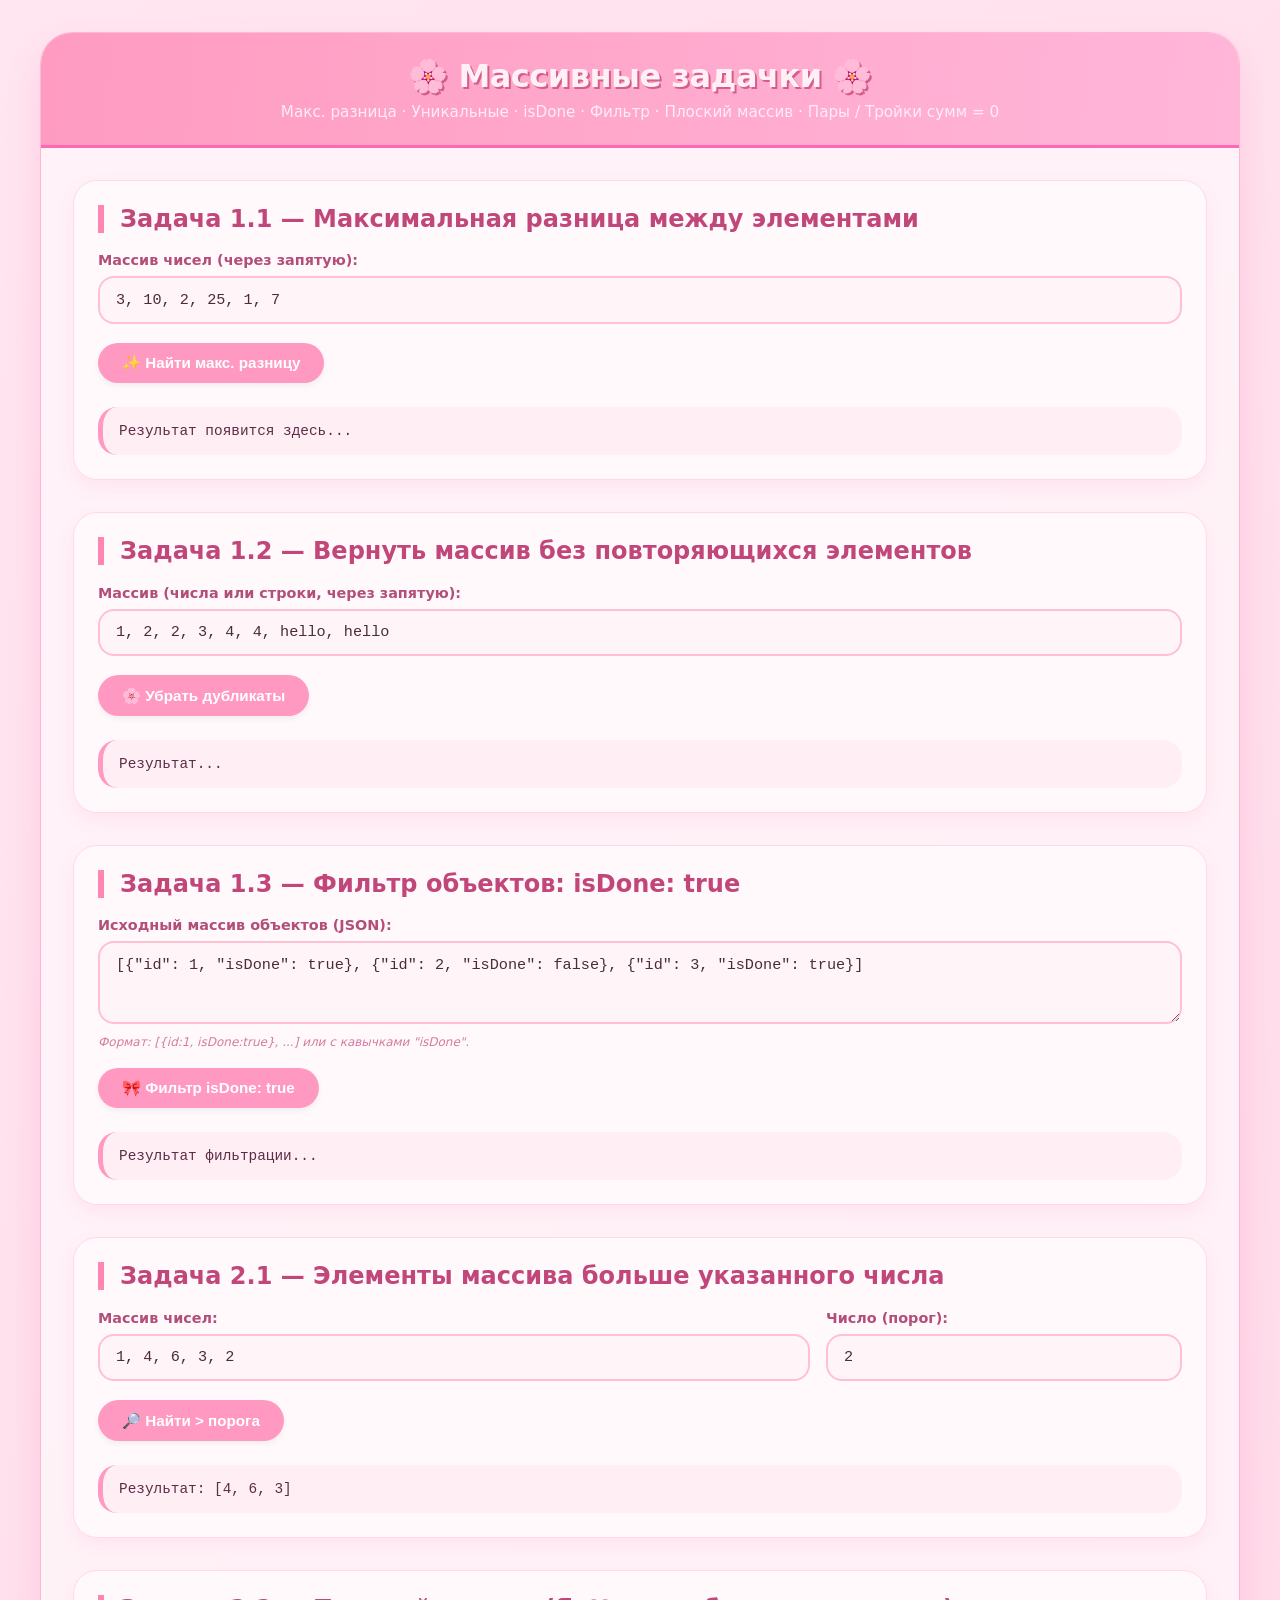
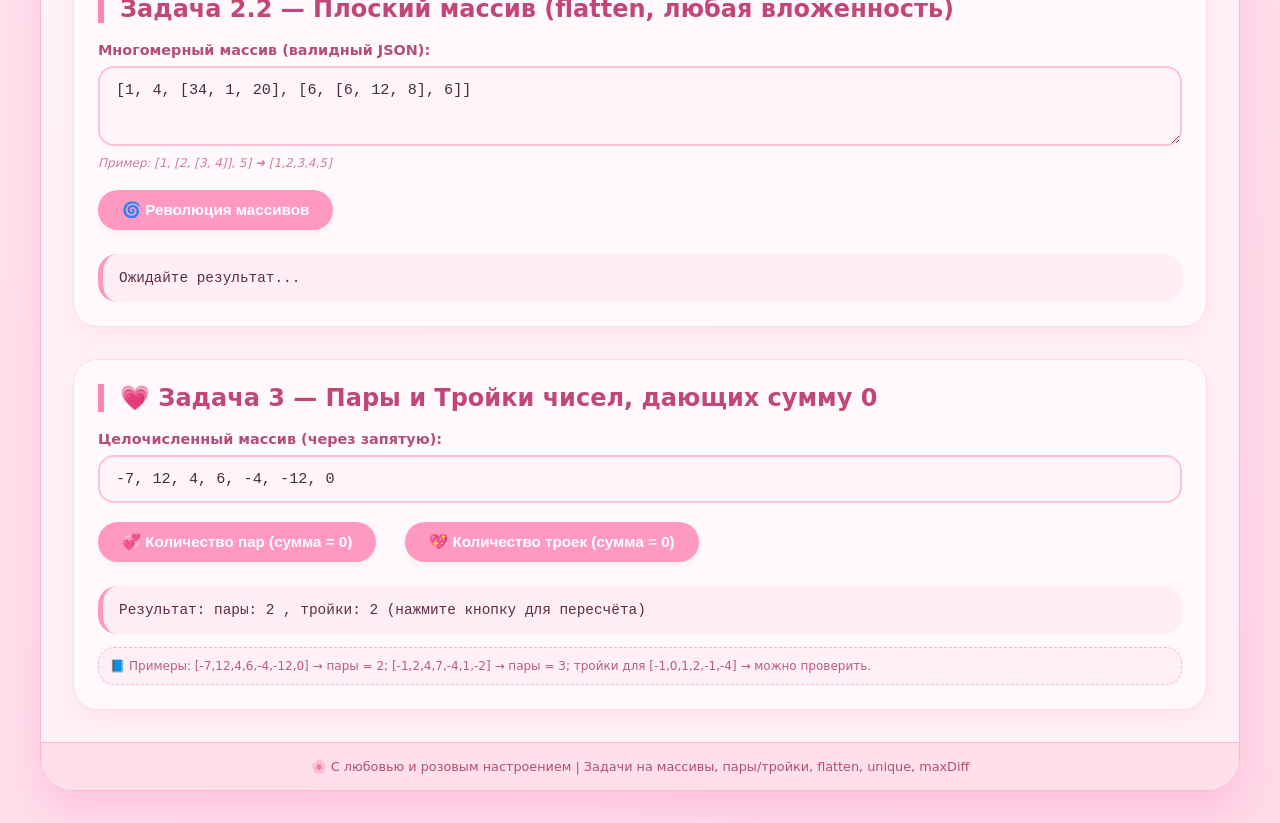
<file: lab 6/index.html>
<!DOCTYPE html>
<html lang="ru">
<head>
    <meta charset="UTF-8">
    <meta name="viewport" content="width=device-width, initial-scale=1.0, user-scalable=yes">
    <title>🌸 Массивы и вложенность 🌸</title>
    <link rel="stylesheet" href="style.css">
</head>
<body>
    <div class="app-container">
        <header class="pink-header">
            <h1>🌸 Массивные задачки 🌸</h1>
            <p>Макс. разница · Уникальные · isDone · Фильтр · Плоский массив · Пары / Тройки сумм = 0</p>
        </header>

        <main>
            <section class="task-card">
                <h2>  Задача 1.1 — Максимальная разница между элементами</h2>
                <div class="input-group">
                    <label>Массив чисел (через запятую):</label>
                    <input type="text" id="diffArrayInput" placeholder="Пример: 3, 10, 2, 25, 1, 7" value="3, 10, 2, 25, 1, 7">
                </div>
                <button class="pink-btn" id="calcDiffBtn">✨ Найти макс. разницу</button>
                <div class="result-area" id="diffResult">Результат появится здесь...</div>
            </section>

            <section class="task-card">
                <h2>  Задача 1.2 — Вернуть массив без повторяющихся элементов</h2>
                <div class="input-group">
                    <label>Массив (числа или строки, через запятую):</label>
                    <input type="text" id="uniqueArrayInput" placeholder="1, 2, 2, 3, 4, 4, 'hello', 'hello'" value="1, 2, 2, 3, 4, 4, hello, hello">
                </div>
                <button class="pink-btn" id="getUniqueBtn">🌸 Убрать дубликаты</button>
                <div class="result-area" id="uniqueResult">Результат...</div>
            </section>

            <section class="task-card">
                <h2>  Задача 1.3 — Фильтр объектов: isDone: true</h2>
                <div class="input-group">
                    <label>Исходный массив объектов (JSON):</label>
                    <textarea id="objectsInput" rows="3">[{"id": 1, "isDone": true}, {"id": 2, "isDone": false}, {"id": 3, "isDone": true}]</textarea>
                    <div class="hint">Формат: [{id:1, isDone:true}, ...] или с кавычками "isDone".</div>
                </div>
                <button class="pink-btn" id="filterDoneBtn">🎀 Фильтр isDone: true</button>
                <div class="result-area" id="doneResult">Результат фильтрации...</div>
            </section>

            <section class="task-card">
                <h2>  Задача 2.1 — Элементы массива больше указанного числа</h2>
                <div class="input-group row-flex">
                    <div style="flex:2">
                        <label>Массив чисел:</label>
                        <input type="text" id="greaterArrInput" value="1, 4, 6, 3, 2">
                    </div>
                    <div style="flex:1">
                        <label>Число (порог):</label>
                        <input type="number" id="thresholdInput" value="2">
                    </div>
                </div>
                <button class="pink-btn" id="greaterThanBtn">🔎 Найти > порога</button>
                <div class="result-area" id="greaterResult">Результат: [4, 6, 3]</div>
            </section>

            <section class="task-card">
                <h2>  Задача 2.2 — Плоский массив (flatten, любая вложенность)</h2>
                <div class="input-group">
                    <label>Многомерный массив (валидный JSON):</label>
                    <textarea id="nestedArrayInput" rows="2">[1, 4, [34, 1, 20], [6, [6, 12, 8], 6]]</textarea>
                    <div class="hint">Пример: [1, [2, [3, 4]], 5] ➜ [1,2,3,4,5]</div>
                </div>
                <button class="pink-btn" id="flattenBtn">🌀 Революция массивов</button>
                <div class="result-area" id="flattenResult">Ожидайте результат...</div>
            </section>

            <section class="task-card triple-card">
                <h2>💗 Задача 3 — Пары и Тройки чисел, дающих сумму 0</h2>
                <div class="input-group">
                    <label>Целочисленный массив (через запятую):</label>
                    <input type="text" id="pairTripleInput" placeholder="-7, 12, 4, 6, -4, -12, 0" value="-7, 12, 4, 6, -4, -12, 0">
                </div>
                <div class="button-group">
                    <button class="pink-btn" id="countPairsBtn">💞 Количество пар (сумма = 0)</button>
                    <button class="pink-btn" id="countTriplesBtn">💖 Количество троек (сумма = 0)</button>
                </div>
                <div class="result-area" id="pairTripleResult">Результат: пары: ___ , тройки: ___ (нажмите кнопку)</div>
                <div class="examples-hint">
                    📘 Примеры: [-7,12,4,6,-4,-12,0] → пары = 2; [-1,2,4,7,-4,1,-2] → пары = 3; 
                    тройки для [-1,0,1,2,-1,-4] → можно проверить.
                </div>
            </section>
        </main>
        <footer class="pink-footer">
            🌸 С любовью и розовым настроением | Задачи на массивы, пары/тройки, flatten, unique, maxDiff
        </footer>
    </div>

    <script src="code.js"></script>
</body>
</html>
</file>
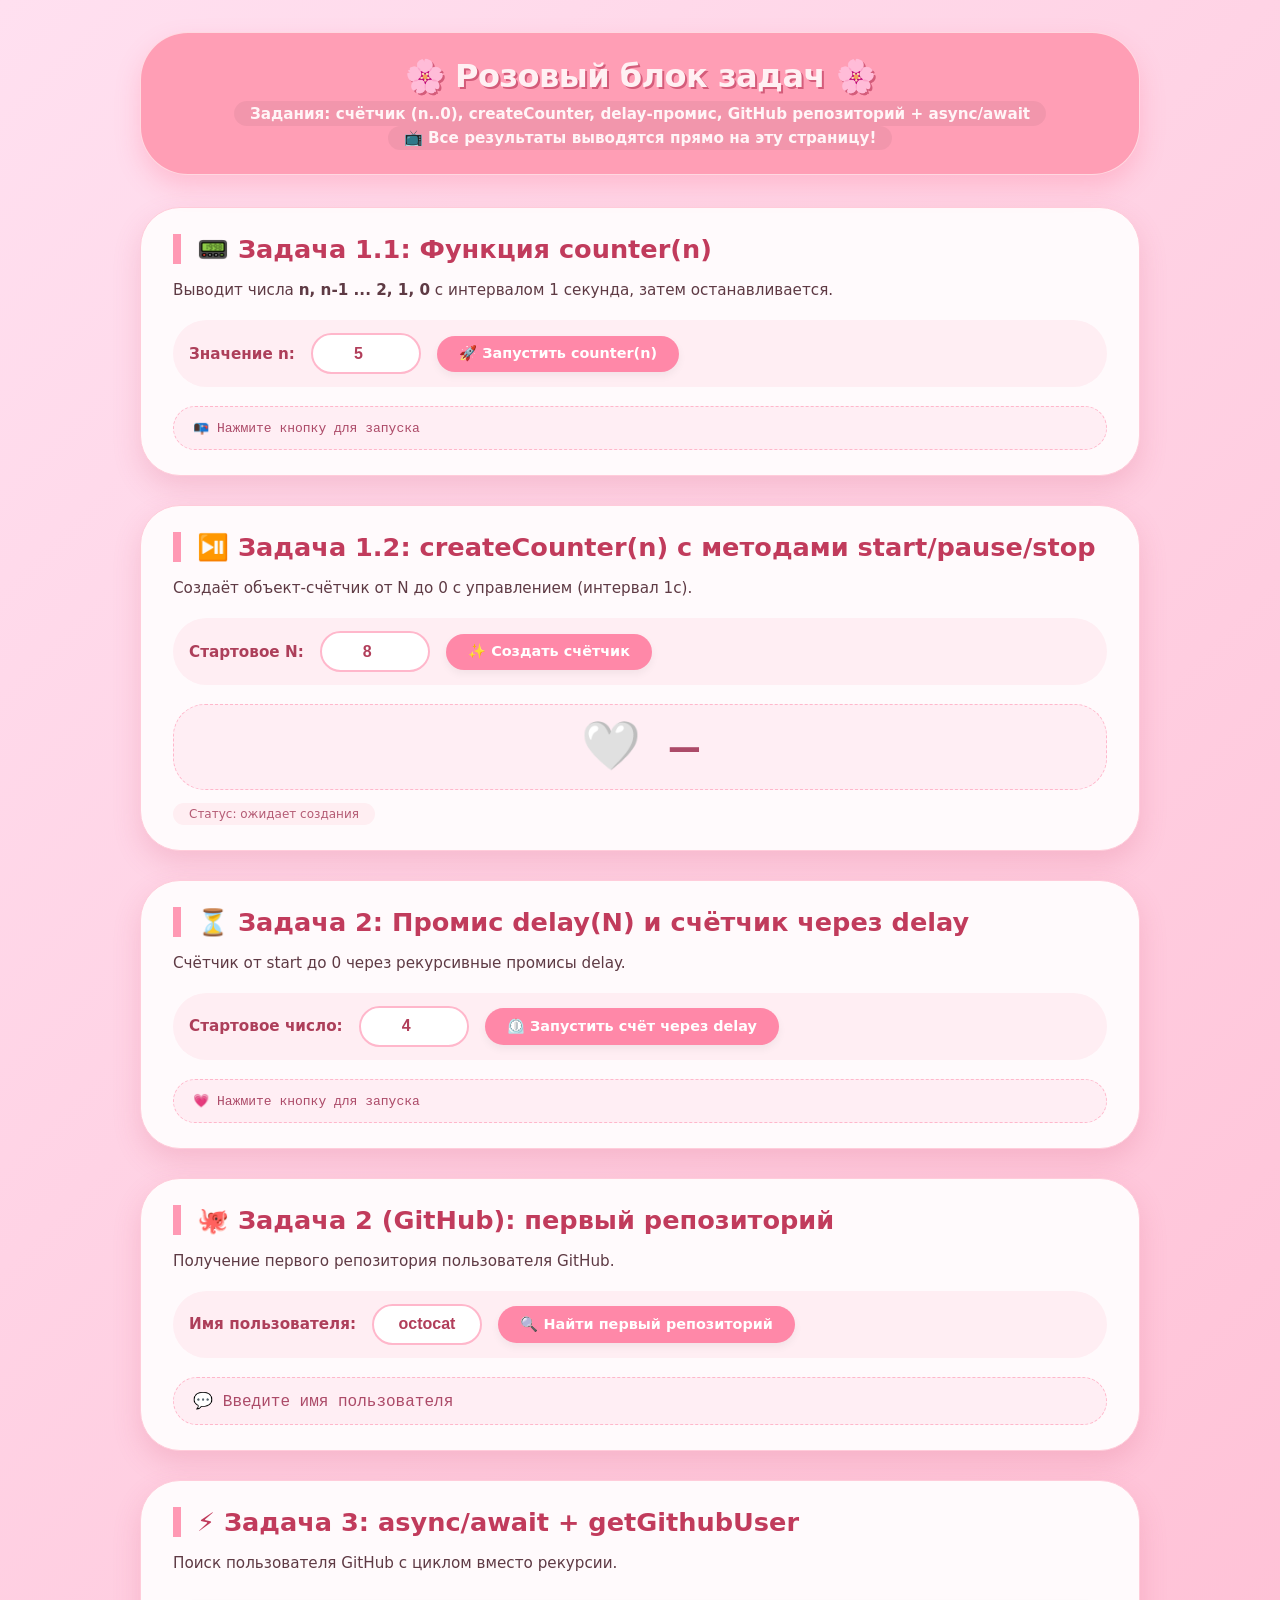
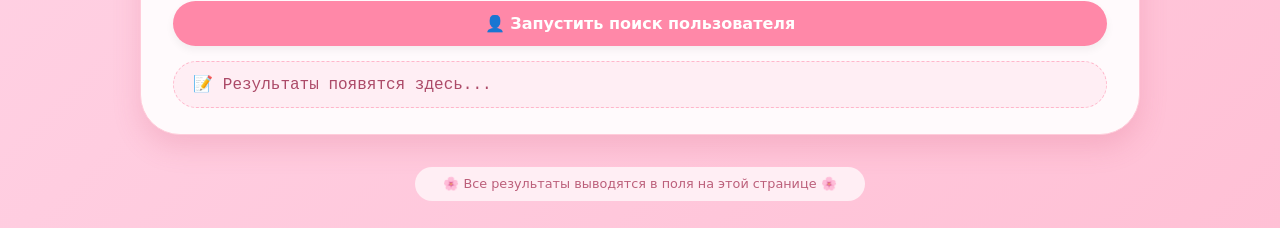
<file: lab 8/index.html>
<!DOCTYPE html>
<html lang="ru">
<head>
    <meta charset="UTF-8">
    <meta name="viewport" content="width=device-width, initial-scale=1.0">
    <title>Розовые задания: счётчики, промисы, GitHub API</title>
    <link rel="stylesheet" href="style.css">
</head>
<body>
    <div class="app-container">
        <header class="pink-header">
            <h1>🌸 Розовый блок задач 🌸</h1>
            <p>Задания: счётчик (n..0), createCounter, delay-промис, GitHub репозиторий + async/await</p>
            <p>📺 Все результаты выводятся прямо на эту страницу!</p>
        </header>

        <!-- ЗАДАЧА 1.1: counter(n) -->
        <div class="task-card">
            <h2>📟 Задача 1.1: Функция counter(n)</h2>
            <p>Выводит числа <strong>n, n-1 ... 2, 1, 0</strong> с интервалом 1 секунда, затем останавливается.</p>
            <div class="input-group">
                <label>Значение n: </label>
                <input type="number" id="counterN" value="5" min="0" step="1">
                <button id="runCounterBtn" class="pink-btn">🚀 Запустить counter(n)</button>
            </div>
            <div id="counterTask1Output" class="output-area" style="max-height: 200px; overflow-y: auto; font-family: monospace;">
                📭 Нажмите кнопку для запуска
            </div>
        </div>

        <!-- ЗАДАЧА 1.2: createCounter(n) -->
        <div class="task-card">
            <h2>⏯️ Задача 1.2: createCounter(n) с методами start/pause/stop</h2>
            <p>Создаёт объект-счётчик от N до 0 с управлением (интервал 1с).</p>
            <div class="input-group">
                <label>Стартовое N: </label>
                <input type="number" id="counterStartN" value="8" min="0" step="1">
                <button id="createCounterBtn" class="pink-btn">✨ Создать счётчик</button>
            </div>
            <div class="counter-controls" id="counterControls" style="display: none;">
                <button id="startCounterCtrl" class="ctrl-btn start">▶️ start()</button>
                <button id="pauseCounterCtrl" class="ctrl-btn pause">⏸️ pause()</button>
                <button id="stopCounterCtrl" class="ctrl-btn stop">⏹️ stop()</button>
                <span id="counterStatus" class="status-badge">Неактивен</span>
            </div>
            <div id="counterValueDisplay" class="output-area" style="font-size: 48px; text-align: center; font-weight: bold;">
                🤍 —
            </div>
            <div class="info-message">Статус: <span id="counterStatusText">ожидает создания</span></div>
        </div>

        <!-- ЗАДАЧА 2: Промис delay(N) -->
        <div class="task-card">
            <h2>⏳ Задача 2: Промис delay(N) и счётчик через delay</h2>
            <p>Счётчик от start до 0 через рекурсивные промисы delay.</p>
            <div class="input-group">
                <label>Стартовое число: </label>
                <input type="number" id="delayStartVal" value="4" min="0" step="1">
                <button id="runDelayCounterBtn" class="pink-btn">⏲️ Запустить счёт через delay</button>
            </div>
            <div id="delayTaskOutput" class="output-area" style="max-height: 250px; overflow-y: auto; font-family: monospace;">
                💗 Нажмите кнопку для запуска
            </div>
        </div>

        <!-- ЗАДАЧА 2 (GitHub) -->
        <div class="task-card">
            <h2>🐙 Задача 2 (GitHub): первый репозиторий</h2>
            <p>Получение первого репозитория пользователя GitHub.</p>
            <div class="input-group">
                <label>Имя пользователя: </label>
                <input type="text" id="githubUsername" placeholder="octocat" value="octocat">
                <button id="getFirstRepoBtn" class="pink-btn">🔍 Найти первый репозиторий</button>
            </div>
            <div id="githubTaskOutput" class="output-area" style="max-height: 300px; overflow-y: auto;">
                💬 Введите имя пользователя
            </div>
        </div>

        <!-- ЗАДАЧА 3 -->
        <div class="task-card">
            <h2>⚡ Задача 3: async/await + getGithubUser</h2>
            <p>Поиск пользователя GitHub с циклом вместо рекурсии.</p>
            <button id="runGithubUserAsyncBtn" class="pink-btn large-btn">👤 Запустить поиск пользователя</button>
            <div id="asyncTaskOutput" class="output-area" style="max-height: 350px; overflow-y: auto; margin-top: 15px;">
                📝 Результаты появятся здесь...
            </div>
        </div>

        <footer class="pink-footer">
            🌸 Все результаты выводятся в поля на этой странице 🌸
        </footer>
    </div>

    <script src="script.js"></script>
</body>
</html>
</file>
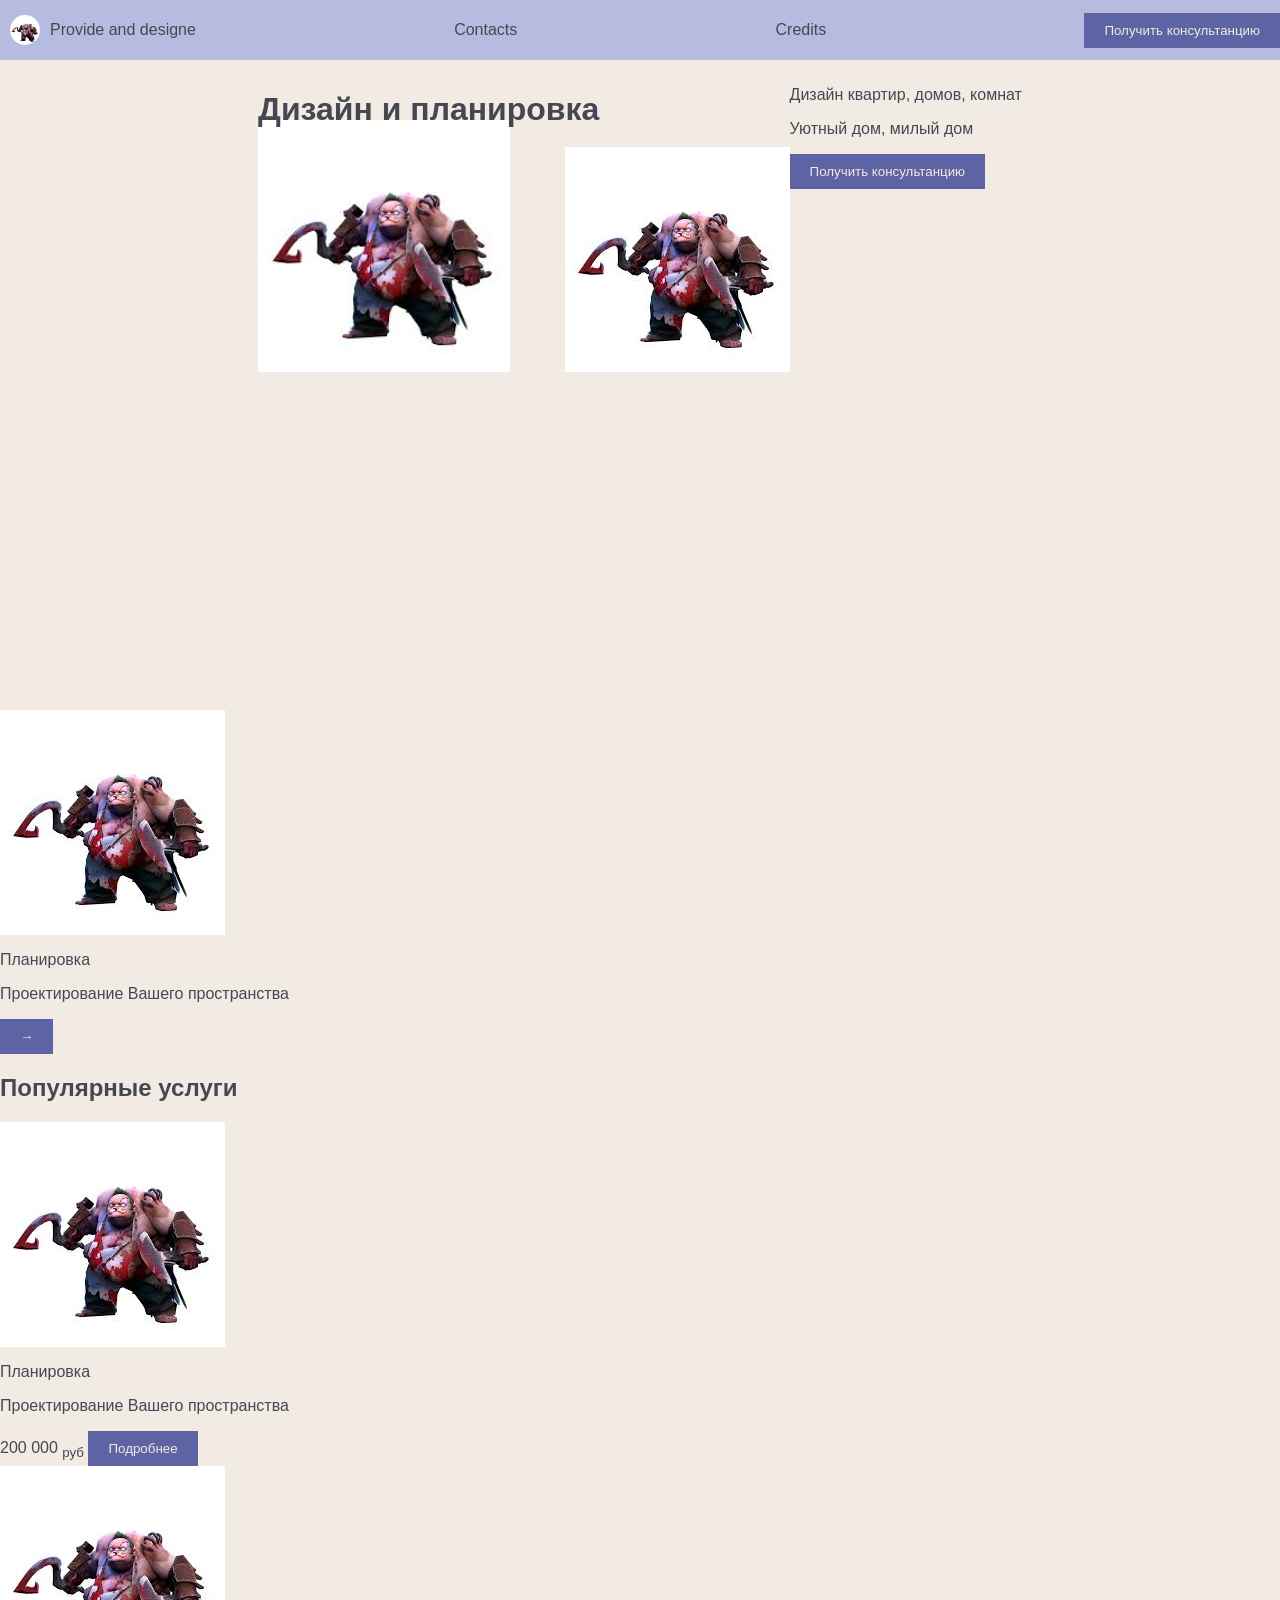
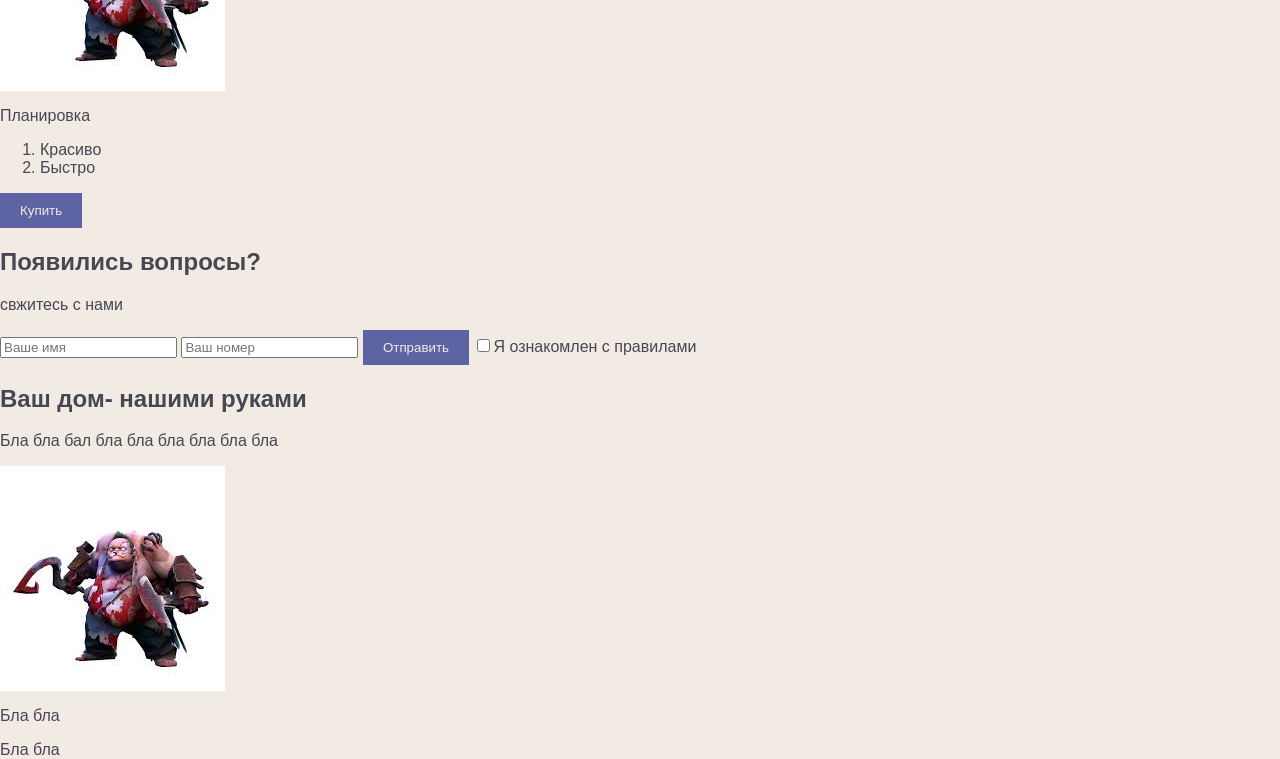
<file: Контрольная/index.html>
<html>
    <head>
        <meta charset="utf-8">
        <title>Designe</title>
        <link rel="shortcut icon" href="ico.png">
        <link rel="stylesheet" href="style.css">
    </head>
    <body>
        <header class="header">
            <div>
                <img class="ico" src="ico.png">
                <a>
                    Provide and designe
                </a>
            </div>
            <a>
                Contacts
            </a>
            <a>
                Credits
            </a>
            <button>
                Получить консультанцию
            </button>
        </header>
        <div class="home">
            <div>
                <h1>
                    Дизайн и планировка
                </h1>
                <div>
                    <img id="main_ico_1" src="ico.png">
                    <img id="main_ico_2" src="ico.png">
                </div>
            </div>
            <div>
                <p>
                    Дизайн квартир, домов, комнат
                </p>
                <p>
                    Уютный дом, милый дом
                </p>
                <button>
                    Получить консультанцию
                </button>
            </div>
        </div>
        <div class="examples">
            <div>
                <img src="ico.png">
                <p>
                    Планировка
                </p>
                <p>
                    Проектирование Вашего пространства
                </p>
                <button>
                    →
                </button>
            </div>
        </div>
        <div class="info">
            <h2>
                Популярные услуги
            </h2>
            <div>
                <div>
                    <img src="ico.png">
                    <p>
                        Планировка
                    </p>
                    <p>
                        Проектирование Вашего пространства
                    </p>
                    <a>
                        200 000
                    </a>
                    <sub>руб</sub>
                    <button>
                        Подробнее
                    </button>
                </div>
                <div>
                    <img src="ico.png">
                    <p>
                        Планировка
                    </p>
                    <ol>
                        <li>Красиво</li>
                        <li>Быстро</li>
                    </ol>
                    <button>
                        Купить
                    </button>
                </div>
            </div>
        </div>
        <div class="contacts">
            <h2>Появились вопросы?</h2>
            <p>свжитесь с нами</p>
            <input type="text" placeholder="Ваше имя">
            <input type="text" placeholder="Ваш номер">
            <button>Отправить</button>
            <input type="checkbox"><label>Я ознакомлен с правилами</label>
        </div>
        <div class="faq">
            <h2>Ваш дом- нашими руками</h2>
            <p>Бла бла бал бла бла бла бла бла бла</p>
            <img src="ico.png">
            <label><p>Бла бла</p>Бла бла</label>
        </div>
    </body>
</file>
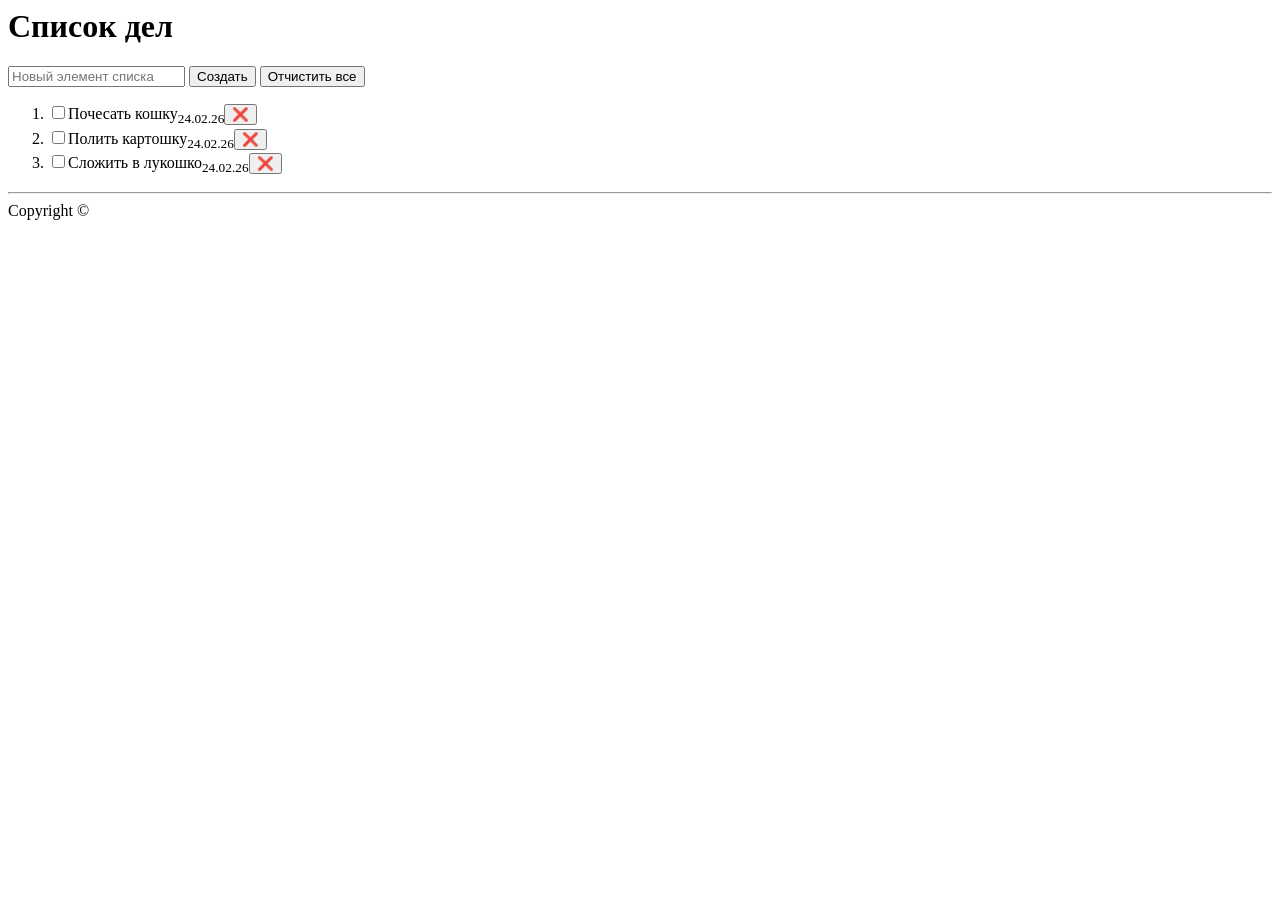
<file: lab 1.html>
<html>
    <head>
        <meta charset="utf-8">
        <title>Первая лаба</title>
        <link rel="shortcut icon" href="ico.png">
    </head>
    <body>
        <form class="to-do_list_elements">
                <h1>Список дел</h1>
                <input class="to-do_input" type="text" placeholder="Новый элемент списка" />
                <button class="to-do_create" type="create">Создать</button>
                <button class="to-do_reset" type="reset">Отчистить все</button>
            <ol class="to-do_list">
                <li class="to-do_element"><label class="to-do_elemet_lable"><input class="to-do_elemet_checkbox" type="checkbox">Почесать кошку</label><sub>24.02.26</sub><button class="to-do_elemt_button">&#10060</button></li>
                <li class="to-do_element"><label class="to-do_elemet_lable"><input class="to-do_elemet_checkbox" type="checkbox">Полить картошку</label><sub>24.02.26</sub><button class="to-do_elemt_button">&#10060</button></li>
                <li class="to-do_element"><label class="to-do_elemet_lable"><input class="to-do_elemet_checkbox" type="checkbox">Сложить в лукошко</label><sub>24.02.26</sub><button class="to-do_elemt_button">&#10060</button></li>
            </ol>
        </form>
        <hr>
        <label class = "copyrightn">Copyright &copy;</label>
    </body>
</html>
</file>
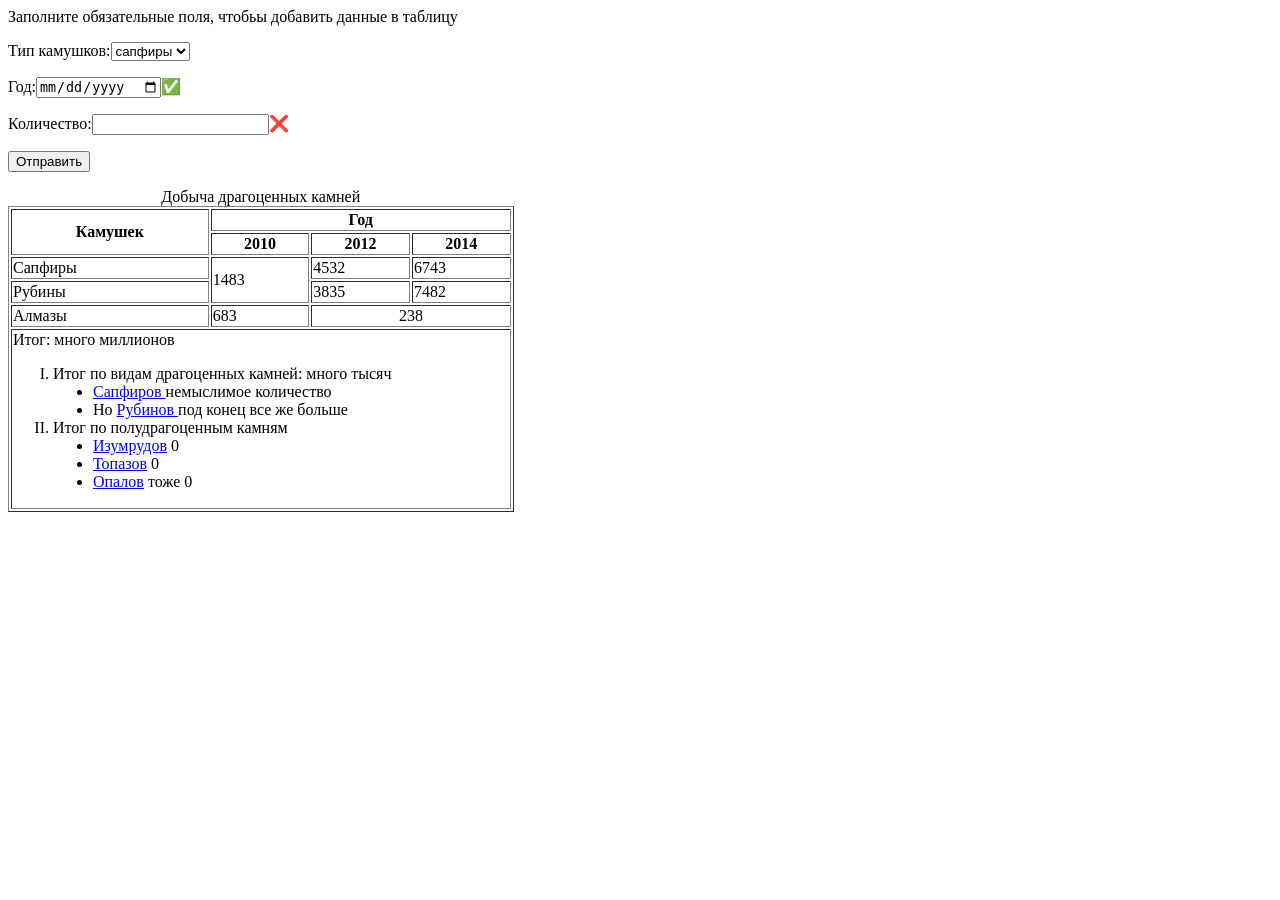
<file: lab 2.html>
<html>
    <head>
        <meta charset="utf-8">
        <title>Вторая лаба</title>
        <link rel="shortcut icon" href="ico.png">
    </head>
    <body>
        <div>
            <p>Заполните обязательные поля, чтобьы добавить данные в таблицу</p>
            <p>Тип камушков:<select><option>сапфиры</option><option>рубины</option><option>алмазы</option></select></p>
            <p>Год:<input type="date" lang="en">&#9989</p>
            <p>Количество:<input>&#10060</p>
            <p><button>Отправить</button></p>
        </div>
        <div>
            <table border="1" width="40%">
                <caption>Добыча драгоценных камней</caption>
                <tr>
                    <th rowspan="2">
                        Камушек
                    </th>
                    <th colspan="3">Год</th>
                </tr>
                <tr>
                    <th>2010</th>
                    <th>2012</th>
                    <th>2014</th>
                </tr>
                <tr>
                    <td>Сапфиры</td>
                    <td rowspan="2">1483</td>
                    <td>4532</td>
                    <td>6743</td>
                </tr>
                <tr>
                    <td>Рубины</td>
                    <td>3835</td>
                    <td>7482</td>
                </tr>
                <tr>
                    <td>Алмазы</td>
                    <td>683</td>
                    <td colspan="2" align="center">238</td>
                </tr>
                <tr>
                    <td colspan="4"><p>Итог: много миллионов</p><ol type="I">
                        <li>Итог по видам драгоценных камней: много тысяч<ul type="disc">
                            <li><a href="https://ru.wikipedia.org/wiki/%D0%A1%D0%B0%D0%BF%D1%84%D0%B8%D1%80">Сапфиров </a>немыслимое количество</li>
                            <li>Но <a href="https://ru.wikipedia.org/wiki/%D0%A0%D1%83%D0%B1%D0%B8%D0%BD">Рубинов </a>под конец все же больше</li>
                        </ul></li>
                        <li>Итог по полудрагоценным камням<ul type="disc">
                            <li><a href="https://ru.wikipedia.org/wiki/%D0%98%D0%B7%D1%83%D0%BC%D1%80%D1%83%D0%B4">Изумрудов</a> 0</li>
                            <li><a href="https://ru.wikipedia.org/wiki/%D0%A2%D0%BE%D0%BF%D0%B0%D0%B7">Топазов</a> 0</li>
                            <li><a href="https://ru.wikipedia.org/wiki/%D0%9E%D0%BF%D0%B0%D0%BB">Опалов</a> тоже 0</li>
                        </ul></li>
                    </ol></td>
                </tr>

            </table>
        </div>

    </body>
</html>
</file>
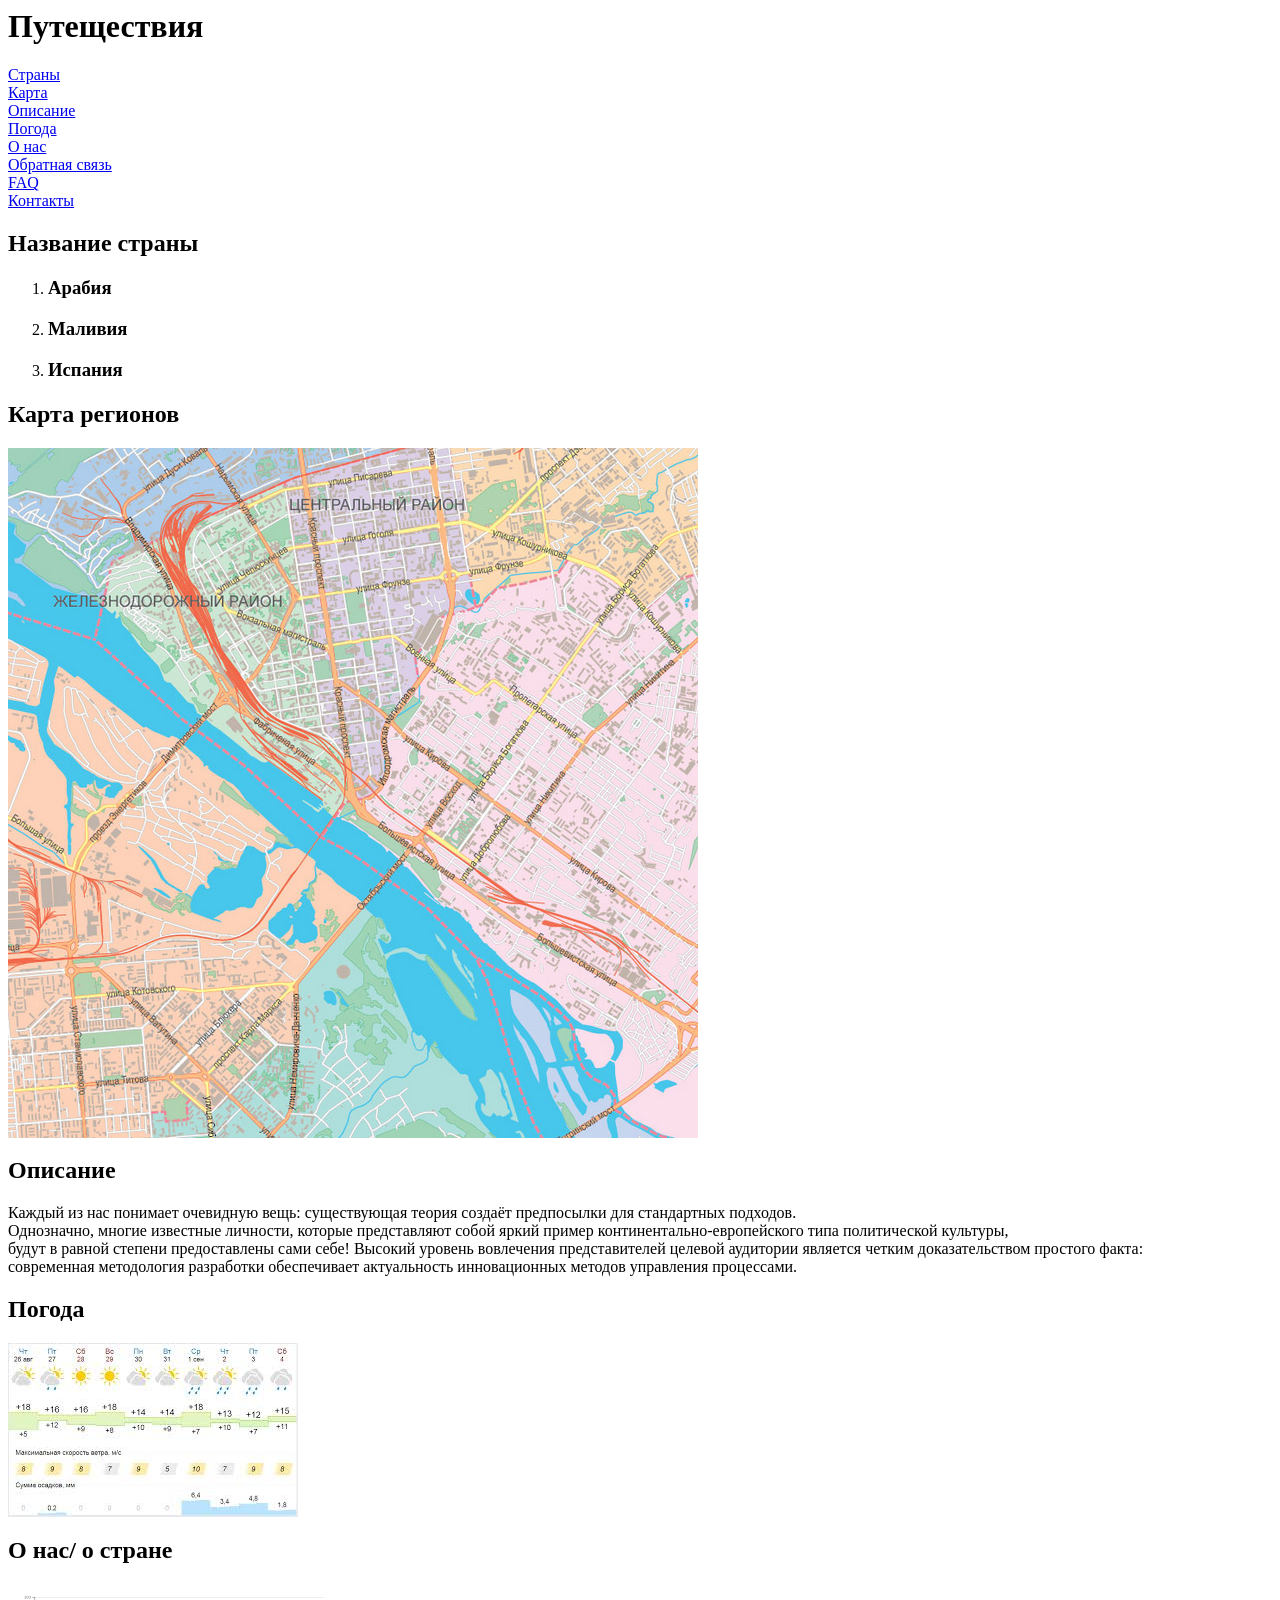
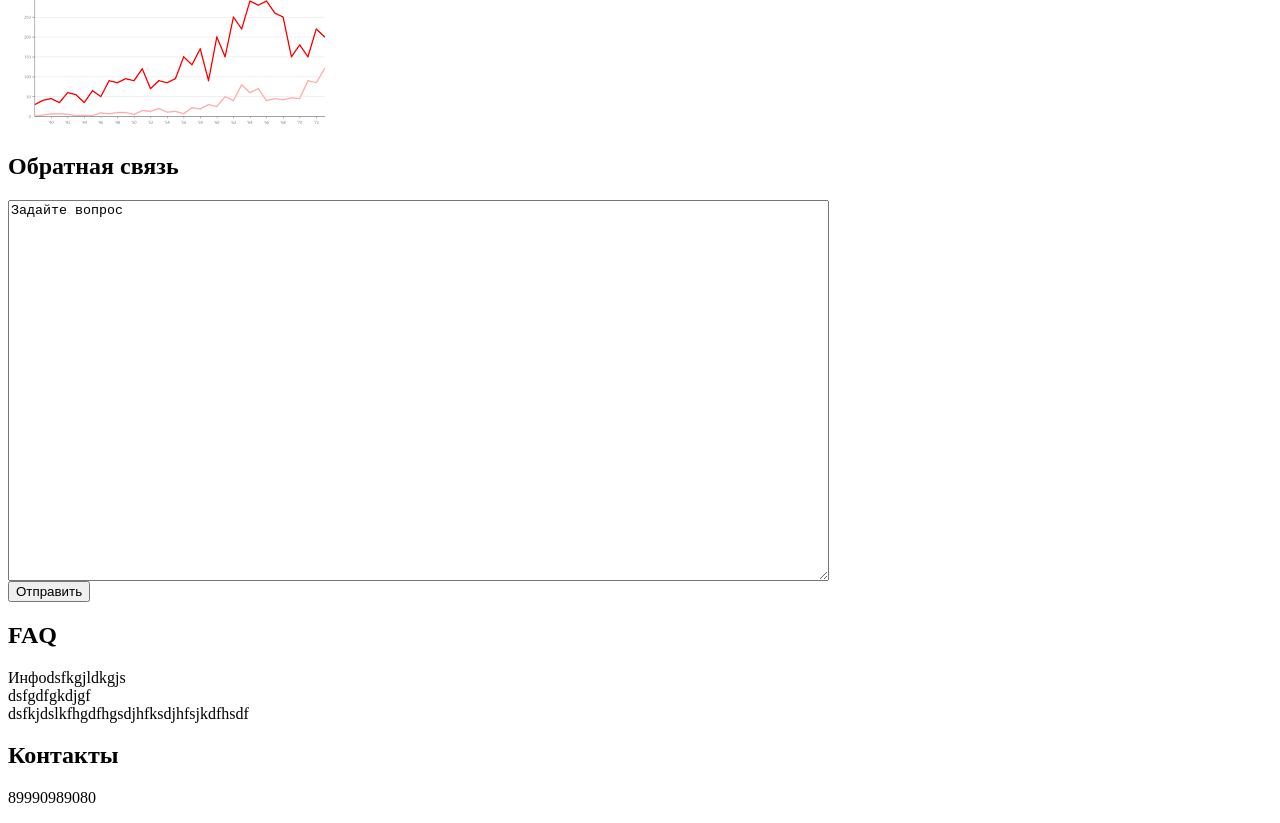
<file: lab 3.1/lab 3.html>
<html>
    <head>
        <meta charset="utf-8">
        <title>Третья лаба</title>
        <link rel="shortcut icon" href="ico.png">
    </head>
    <body>
        <div>
            <h1>Путеществия</h1>
            <a href="#countryname">Страны</a><br>
            <a href="#regionmap">Карта</a><br>
            <a href="#desc">Описание</a><br>
            <a href="#weather">Погода</a><br>
            <a href="#about">О нас</a><br>
            <a href="#ans">Обратная связь</a><br>
            <a href="#faq">FAQ</a><br>
            <a href="#contacts">Контакты</a><br>
        </div>
        <div id="countryname">
            <header>
                <h2>
                    Название страны
                </h2>
                <ol>
                    <li><h3>Арабия</h3></li>
                    <li><h3>Маливия</h3></li>
                    <li><h3>Испания</h3></li>
                </ol>
            </header>
        </div>
        <div id="regionmap">
            <h2>
                Карта регионов
            </h2>
            <img src="mapimg.png">
        </div>

        <div id="desc">
            <h2>
                Описание
            </h2>
            <p>
                Каждый из нас понимает очевидную вещь: существующая теория создаёт предпосылки для стандартных подходов. <br>
                Однозначно, многие известные личности, которые представляют собой яркий пример континентально-европейского типа политической культуры, <br>
                будут в равной степени предоставлены сами себе! Высокий уровень вовлечения представителей целевой аудитории является четким доказательством простого факта: <br>
                современная методология разработки обеспечивает актуальность инновационных методов управления процессами.
            </p>
        </div>
        <div id="weather">
            <h2>
                Погода
            </h2>
            <img src="weatherimg.jpg">
        </div>
        <div id="about">
            <h2>
                О нас/ о стране
            </h2>
            <img src="grimg.png">
        </div>
        <div id="ans">
            <h2>
                Обратная связь
            </h2>
            <form>
                <textarea cols="100" rows="25">Задайте вопрос
                </textarea><br>
                <button>Отправить</button>
            </form>
        </div>
        <div id="faq">
            <h2>
                FAQ
            </h2>
            <p>Инфоdsfkgjldkgjs<br>dsfgdfgkdjgf<br>dsfkjdslkfhgdfhgsdjhfksdjhfsjkdfhsdf<br></p>
        </div>
        <div id="contacts">
            <footer>
                <h2>
                    Контакты
                </h2>
                <p>89990989080</p>
            </footer>
        </div>
    </body>
</html>
</file>
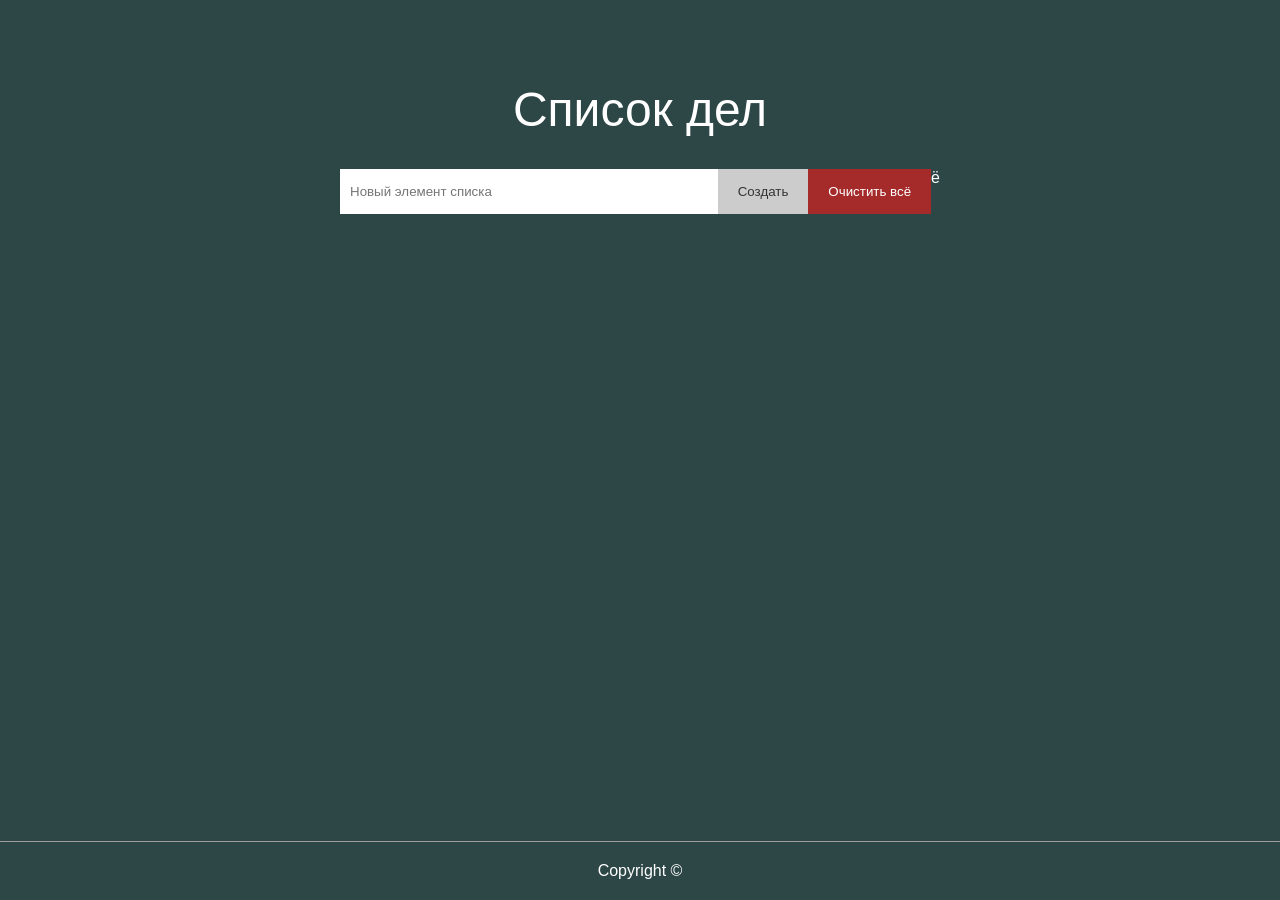
<file: lab 4/lab 1.html>
<!DOCTYPE html>
<html lang="ru">
<head>
    <meta charset="UTF-8">
    <meta name="viewport" content="width=device-width, initial-scale=1.0">
    <title>Первая лаба</title>
    <link rel="stylesheet" href="style.css">
    <link rel="icon" href="ico.png" type="image/png">
</head>
<body>

<div class="todo-container">
    <h1>Список дел</h1>
    
    <div class="input-group">
        <input type="text" id="todoInput" placeholder="Новый элемент списка">
        <button onclick="addTask()" class="btn-create">Создать</button>
        <button onclick="clearAll()" class="btn-clear">Очистить всё</button>ё
    </div>

    <ul id="todoList">
    </ul>
</div>

<footer class="footer">
    Copyright ©
</footer>

<script src="script.js"></script>
</body>
</html>
</file>
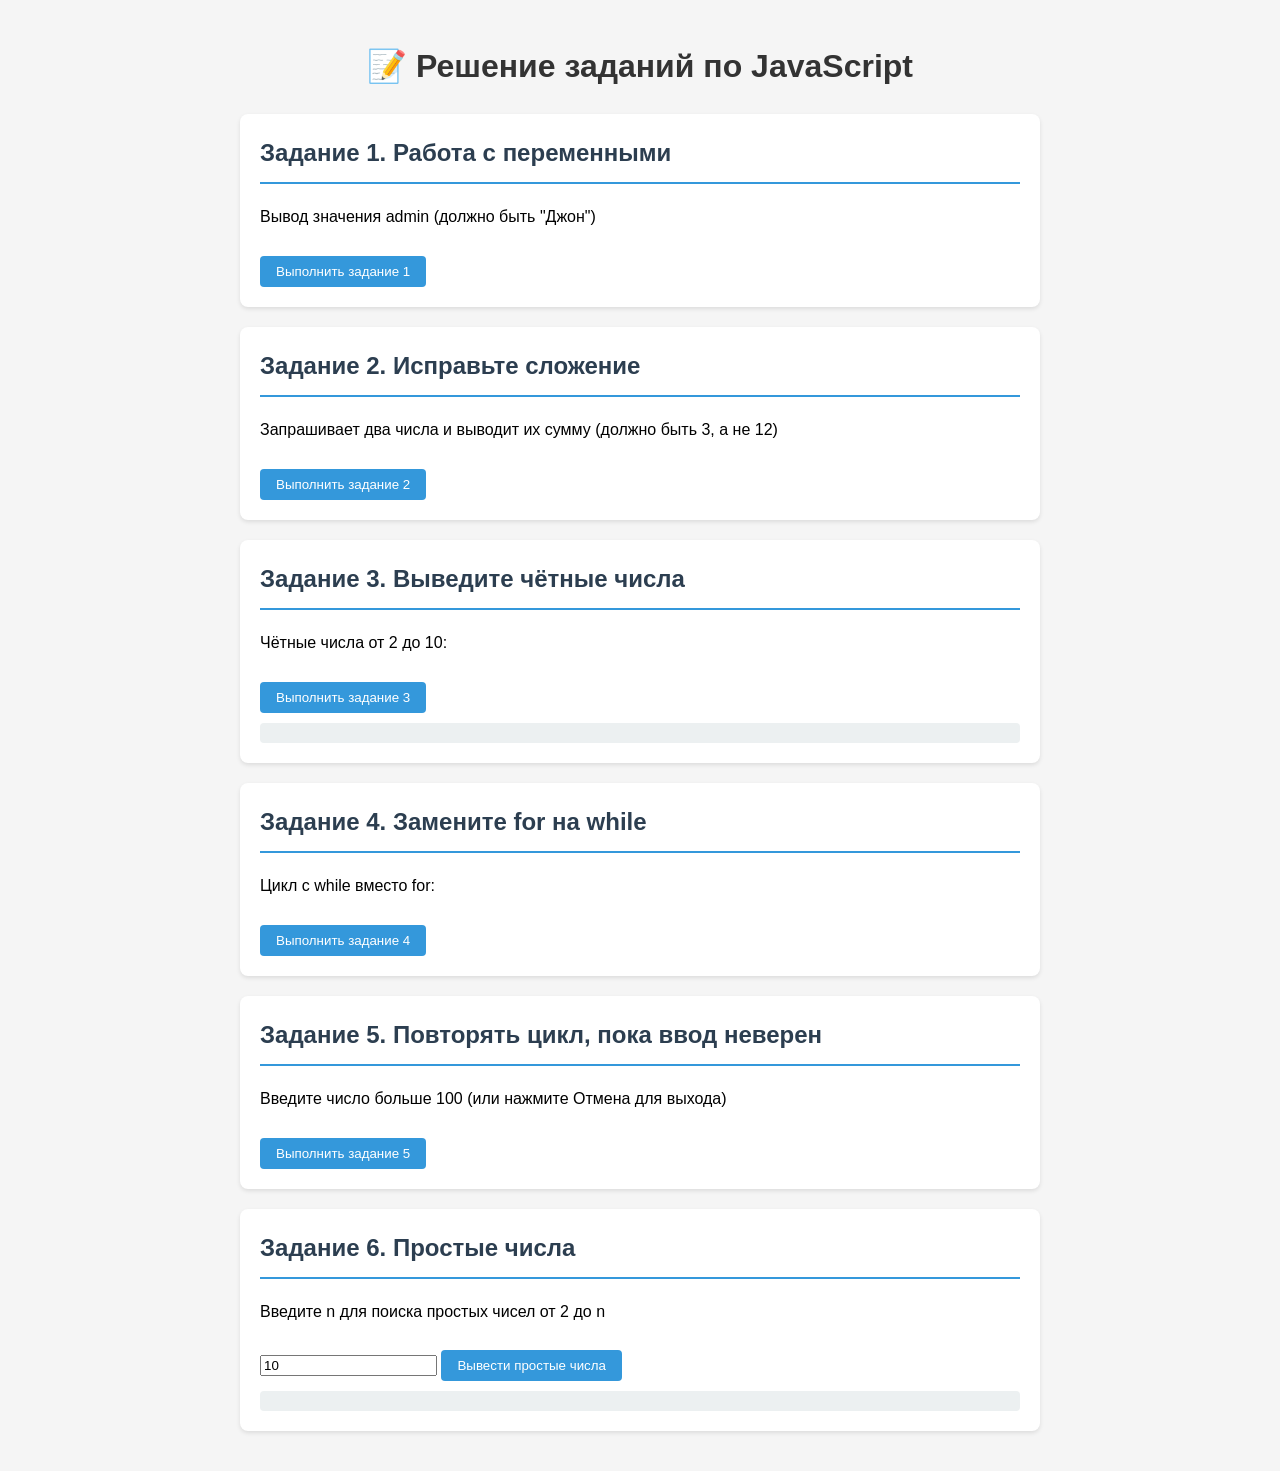
<file: lab 4/tasks.html>
<!DOCTYPE html>
<html lang="ru">
<head>
    <meta charset="UTF-8">
    <meta name="viewport" content="width=device-width, initial-scale=1.0">
    <title>JavaScript задания</title>
    <style>
        body {
            font-family: 'Segoe UI', Tahoma, Geneva, Verdana, sans-serif;
            line-height: 1.6;
            max-width: 800px;
            margin: 0 auto;
            padding: 20px;
            background-color: #f5f5f5;
        }
        h1 {
            color: #333;
            text-align: center;
        }
        .task {
            background: white;
            border-radius: 8px;
            padding: 20px;
            margin-bottom: 20px;
            box-shadow: 0 2px 4px rgba(0,0,0,0.1);
        }
        .task h2 {
            margin-top: 0;
            color: #2c3e50;
            border-bottom: 2px solid #3498db;
            padding-bottom: 10px;
        }
        .task pre {
            background: #f4f4f4;
            padding: 10px;
            border-radius: 4px;
            overflow-x: auto;
        }
        button {
            background-color: #3498db;
            color: white;
            border: none;
            padding: 8px 16px;
            border-radius: 4px;
            cursor: pointer;
            margin-top: 10px;
        }
        button:hover {
            background-color: #2980b9;
        }
        .output {
            background-color: #ecf0f1;
            padding: 10px;
            border-radius: 4px;
            margin-top: 10px;
            font-family: monospace;
        }
    </style>
</head>
<body>
    <h1>📝 Решение заданий по JavaScript</h1>
    
    <div class="task">
        <h2>Задание 1. Работа с переменными</h2>
        <p>Вывод значения admin (должно быть "Джон")</p>
        <button onclick="task1()">Выполнить задание 1</button>
    </div>

    <div class="task">
        <h2>Задание 2. Исправьте сложение</h2>
        <p>Запрашивает два числа и выводит их сумму (должно быть 3, а не 12)</p>
        <button onclick="task2()">Выполнить задание 2</button>
    </div>

    <div class="task">
        <h2>Задание 3. Выведите чётные числа</h2>
        <p>Чётные числа от 2 до 10:</p>
        <button onclick="task3()">Выполнить задание 3</button>
        <div id="task3-output" class="output"></div>
    </div>

    <div class="task">
        <h2>Задание 4. Замените for на while</h2>
        <p>Цикл с while вместо for:</p>
        <button onclick="task4()">Выполнить задание 4</button>
    </div>

    <div class="task">
        <h2>Задание 5. Повторять цикл, пока ввод неверен</h2>
        <p>Введите число больше 100 (или нажмите Отмена для выхода)</p>
        <button onclick="task5()">Выполнить задание 5</button>
    </div>

    <div class="task">
        <h2>Задание 6. Простые числа</h2>
        <p>Введите n для поиска простых чисел от 2 до n</p>
        <input type="number" id="prime-n" value="10" min="2">
        <button onclick="task6()">Вывести простые числа</button>
        <div id="task6-output" class="output"></div>
    </div>

    <script>
        // Задание 1: Работа с переменными
        function task1() {
            let admin;
            let name;
            name = "Джон";
            admin = name;
            alert("Задание 1: " + admin); // должно показать "Джон"
        }

        // Задание 2: Исправление сложения (проблема: prompt возвращает строки)
        function task2() {
            let a = prompt("Первое число?", "1");
            let b = prompt("Второе число?", "2");
            // Исправление: преобразуем строки в числа
            let sum = Number(a) + Number(b);
            alert("Задание 2: Сумма = " + sum); // должно быть 3
        }

        // Задание 3: Вывести чётные числа от 2 до 10
        function task3() {
            let evenNumbers = [];
            for (let i = 2; i <= 10; i++) {
                if (i % 2 === 0) {
                    evenNumbers.push(i);
                }
            }
            const outputDiv = document.getElementById('task3-output');
            outputDiv.innerHTML = "Чётные числа: " + evenNumbers.join(", ");
            alert("Чётные числа от 2 до 10: " + evenNumbers.join(", "));
        }

        // Задание 4: Замена for на while
        function task4() {
            alert("Задание 4: Вывод чисел от 0 до 2 (через alert)");
            let i = 0;
            while (i < 3) {
                alert(`number ${i}!`);
                i++;
            }
        }

        // Задание 5: Цикл до ввода числа > 100 или отмены
        function task5() {
            let userInput;
            while (true) {
                userInput = prompt("Введите число больше 100:");
                
                // Если пользователь нажал Отмена (null) - выходим
                if (userInput === null) {
                    alert("Вы отменили ввод. Выход из цикла.");
                    break;
                }
                
                // Преобразуем в число
                let number = Number(userInput);
                
                // Проверяем, что введено число и оно больше 100
                if (!isNaN(number) && number > 100) {
                    alert("Спасибо! Вы ввели число " + number + " (больше 100)");
                    break;
                } else {
                    alert("Ошибка! Нужно ввести число, большее 100. Попробуйте снова.");
                }
            }
        }

        // Задание 6: Вывод простых чисел от 2 до n
        function isPrime(num) {
            // Простые числа - это числа больше 1, которые делятся только на 1 и на себя
            if (num < 2) return false;
            // Проверяем делители от 2 до квадратного корня из num
            for (let i = 2; i <= Math.sqrt(num); i++) {
                if (num % i === 0) {
                    return false; // нашёлся делитель — число не простое
                }
            }
            return true;
        }

        function task6() {
            const nInput = document.getElementById('prime-n');
            let n = parseInt(nInput.value);
            
            if (isNaN(n) || n < 2) {
                alert("Пожалуйста, введите число n >= 2");
                return;
            }
            
            let primes = [];
            for (let i = 2; i <= n; i++) {
                if (isPrime(i)) {
                    primes.push(i);
                }
            }
            
            const outputDiv = document.getElementById('task6-output');
            if (primes.length === 0) {
                outputDiv.innerHTML = "Нет простых чисел в интервале от 2 до " + n;
                alert("Нет простых чисел в интервале от 2 до " + n);
            } else {
                outputDiv.innerHTML = "Простые числа от 2 до " + n + ": " + primes.join(", ");
                alert("Простые числа от 2 до " + n + ":\n" + primes.join(", "));
            }
        }

        // Дополнительно: автоматический запуск заданий 1-6 при загрузке страницы
        // (Раскомментируйте, если нужно автоматическое выполнение)
        /*
        window.onload = function() {
            task1(); // задание 1: alert с "Джон"
            task2(); // задание 2: запрос двух чисел и сумма
            task3(); // задание 3: вывод чётных чисел в консоль/alert
            task4(); // задание 4: while-цикл с алертами
            // Задание 5 не запускаем автоматически, чтобы не надоедать prompt
            // Задание 6 не запускаем автоматически (ждёт ввода n)
        };
        */
        
        // Вывод в консоль для дополнительной информации
        console.log("Страница загружена. Все задания доступны.");
        console.log("Задание 6: для поиска простых чисел используйте поле ввода и кнопку.");
    </script>
</body>
</html>
</file>
<file: lab 6/style.css>
* {
    margin: 0;
    padding: 0;
    box-sizing: border-box;
}

body {
    font-family: 'Segoe UI', 'Quicksand', system-ui, -apple-system, 'Poppins', sans-serif;
    background: linear-gradient(135deg, #ffe6f0 0%, #ffd9e8 100%);
    min-height: 100vh;
    padding: 2rem 1rem;
    color: #5e2a4a;
}

.app-container {
    max-width: 1200px;
    margin: 0 auto;
    background: rgba(255, 245, 250, 0.85);
    backdrop-filter: blur(2px);
    border-radius: 2rem;
    box-shadow: 0 20px 35px rgba(255, 105, 180, 0.2);
    overflow: hidden;
    border: 1px solid #ffb7d2;
}

.pink-header {
    background: #ffb6d9;
    background: linear-gradient(95deg, #ff9bc0, #ffb6d9);
    padding: 1.5rem 2rem;
    text-align: center;
    border-bottom: 3px solid #ff69b4;
}

.pink-header h1 {
    font-size: 2rem;
    letter-spacing: -0.5px;
    color: #fff0f5;
    text-shadow: 2px 2px 0 #d45d8c;
    margin-bottom: 0.5rem;
}

.pink-header p {
    color: #fff0fa;
    font-weight: 500;
    font-size: 0.95rem;
    opacity: 0.95;
}

main {
    padding: 2rem;
    display: flex;
    flex-direction: column;
    gap: 2rem;
}

.task-card {
    background: #fff9fc;
    border-radius: 1.5rem;
    padding: 1.5rem;
    box-shadow: 0 8px 18px rgba(255, 105, 180, 0.1);
    transition: transform 0.2s, box-shadow 0.2s;
    border: 1px solid #ffd9e8;
}

.task-card:hover {
    transform: translateY(-3px);
    box-shadow: 0 14px 26px rgba(255, 80, 140, 0.2);
}

.task-card h2 {
    font-size: 1.5rem;
    font-weight: 600;
    color: #c1477a;
    border-left: 6px solid #ff85b3;
    padding-left: 1rem;
    margin-bottom: 1.2rem;
}

.input-group {
    margin-bottom: 1.2rem;
}

.input-group label {
    display: block;
    font-weight: 600;
    color: #b34e7a;
    margin-bottom: 0.5rem;
    font-size: 0.9rem;
}

.input-group input, .input-group textarea {
    width: 100%;
    padding: 0.8rem 1rem;
    border: 2px solid #ffc0d5;
    border-radius: 1rem;
    font-size: 0.95rem;
    background: #fff5f8;
    transition: all 0.2s;
    font-family: monospace;
    color: #4a2c3a;
}

.input-group input:focus, .input-group textarea:focus {
    outline: none;
    border-color: #ff69b4;
    box-shadow: 0 0 0 3px rgba(255, 105, 180, 0.2);
    background: white;
}

.row-flex {
    display: flex;
    gap: 1rem;
    align-items: flex-end;
}

.hint {
    font-size: 0.75rem;
    color: #d47a9e;
    margin-top: 0.4rem;
    font-style: italic;
}

.pink-btn {
    background: #ff99c2;
    border: none;
    padding: 0.7rem 1.5rem;
    border-radius: 3rem;
    font-weight: bold;
    font-size: 0.95rem;
    color: white;
    cursor: pointer;
    transition: all 0.2s;
    box-shadow: 0 3px 6px rgba(0,0,0,0.05);
    margin-right: 0.8rem;
    margin-bottom: 0.5rem;
    display: inline-block;
}

.pink-btn:hover {
    background: #ff7aaa;
    transform: scale(1.02);
    box-shadow: 0 6px 12px rgba(255, 80, 120, 0.3);
}

.button-group {
    display: flex;
    gap: 1rem;
    flex-wrap: wrap;
    margin: 0.5rem 0;
}

.result-area {
    background: #ffeef4;
    border-radius: 1.2rem;
    padding: 1rem;
    margin-top: 1rem;
    font-family: 'SF Mono', 'Fira Code', monospace;
    font-size: 0.9rem;
    border-left: 5px solid #ff99c2;
    color: #5c2e46;
    word-break: break-word;
    white-space: pre-wrap;
}

.examples-hint {
    font-size: 0.75rem;
    background: #fff0f5;
    padding: 0.7rem;
    border-radius: 1rem;
    color: #b85a82;
    margin-top: 0.8rem;
    border: 1px dashed #ffb7d0;
}

.pink-footer {
    background: #ffdfea;
    text-align: center;
    padding: 1rem;
    font-size: 0.8rem;
    color: #b34e7a;
    border-top: 1px solid #ffc0d5;
    font-weight: 500;
}

textarea {
    resize: vertical;
    min-height: 80px;
    font-family: monospace;
}

@media (max-width: 700px) {
    main {
        padding: 1rem;
    }
    .row-flex {
        flex-direction: column;
        align-items: stretch;
    }
    .task-card h2 {
        font-size: 1.2rem;
    }
}
</file>
<file: lab 8/style.css>
/* style.css - розовая тема для всех заданий */
* {
    margin: 0;
    padding: 0;
    box-sizing: border-box;
}

body {
    background: linear-gradient(135deg, #ffe0f0 0%, #ffc0d5 100%);
    font-family: 'Segoe UI', 'Quicksand', system-ui, -apple-system, 'Poppins', sans-serif;
    padding: 2rem 1rem;
    min-height: 100vh;
}

.app-container {
    max-width: 1000px;
    margin: 0 auto;
}

.pink-header {
    background: #ff9eb5;
    border-radius: 48px;
    padding: 1.5rem 2rem;
    margin-bottom: 2rem;
    text-align: center;
    box-shadow: 0 12px 24px rgba(255, 105, 135, 0.25);
    backdrop-filter: blur(2px);
    border: 1px solid rgba(255, 255, 255, 0.6);
}

.pink-header h1 {
    font-size: 2rem;
    color: #fff0f3;
    text-shadow: 2px 2px 0 #d45c7a;
    letter-spacing: -0.5px;
    margin-bottom: 0.4rem;
}

.pink-header p {
    color: #fff5f7;
    font-weight: 600;
    font-size: 0.95rem;
    background: rgba(0,0,0,0.05);
    display: inline-block;
    padding: 0.2rem 1rem;
    border-radius: 40px;
}

.task-card {
    background: #fffafc;
    border-radius: 40px;
    padding: 1.6rem 2rem;
    margin-bottom: 1.8rem;
    box-shadow: 0 12px 28px rgba(211, 84, 116, 0.2);
    transition: transform 0.2s ease;
    border: 1px solid #ffccda;
}

.task-card:hover {
    transform: translateY(-4px);
}

.task-card h2 {
    font-size: 1.6rem;
    color: #c13b5c;
    border-left: 8px solid #ff99b4;
    padding-left: 1rem;
    margin-bottom: 1rem;
    font-weight: 600;
}

.task-card p {
    color: #5e3a44;
    line-height: 1.4;
    margin-bottom: 1.2rem;
    font-size: 0.95rem;
}

.input-group {
    display: flex;
    flex-wrap: wrap;
    align-items: center;
    gap: 1rem;
    margin-bottom: 1.2rem;
    background: #ffeef3;
    padding: 0.8rem 1rem;
    border-radius: 60px;
}

.input-group label {
    font-weight: 700;
    color: #ad3f5a;
    font-size: 0.95rem;
}

.input-group input {
    padding: 0.6rem 1rem;
    border-radius: 48px;
    border: 2px solid #ffb7cb;
    background: white;
    font-size: 1rem;
    width: 110px;
    text-align: center;
    font-weight: bold;
    color: #b13e5a;
    outline: none;
    transition: 0.2s;
}

.input-group input:focus {
    border-color: #e85d82;
    box-shadow: 0 0 0 3px rgba(232, 93, 130, 0.2);
}

.pink-btn {
    background: #ff88a8;
    border: none;
    padding: 0.6rem 1.4rem;
    border-radius: 60px;
    font-weight: bold;
    font-size: 0.9rem;
    color: white;
    cursor: pointer;
    transition: 0.2s;
    box-shadow: 0 4px 8px rgba(0,0,0,0.05);
    font-family: inherit;
}

.pink-btn:hover {
    background: #ff6f94;
    transform: scale(0.97);
    box-shadow: 0 6px 12px rgba(192, 57, 89, 0.3);
}

.large-btn {
    padding: 0.8rem 1.8rem;
    font-size: 1rem;
    width: 100%;
    margin-top: 0.5rem;
}

.counter-controls {
    display: flex;
    gap: 1rem;
    align-items: center;
    flex-wrap: wrap;
    margin: 1rem 0 0.8rem;
    background: #fdeff3;
    padding: 0.8rem 1rem;
    border-radius: 60px;
}

.ctrl-btn {
    border: none;
    padding: 0.5rem 1.2rem;
    border-radius: 40px;
    font-weight: bold;
    cursor: pointer;
    font-size: 0.85rem;
    transition: 0.15s;
}

.ctrl-btn.start {
    background: #91d18b;
    color: #1d4d1a;
}
.ctrl-btn.start:hover { background: #6fbf68; }
.ctrl-btn.pause {
    background: #f4c542;
    color: #5e3a1c;
}
.ctrl-btn.pause:hover { background: #e6b12e; }
.ctrl-btn.stop {
    background: #e6847c;
    color: #4f1712;
}
.ctrl-btn.stop:hover { background: #dd5f55; }

.status-badge {
    background: #ffe0e8;
    padding: 0.3rem 0.9rem;
    border-radius: 30px;
    font-size: 0.8rem;
    font-weight: bold;
    color: #b34564;
    margin-left: auto;
}

.output-area {
    background: #ffeef4;
    border-radius: 32px;
    padding: 0.8rem 1.2rem;
    margin-top: 1rem;
    font-family: 'Fira Code', monospace;
    font-weight: 500;
    color: #ac4a68;
    border: 1px dashed #ffb7cb;
    word-break: break-word;
}

.info-message {
    font-size: 0.75rem;
    background: #ffeef2;
    display: inline-block;
    border-radius: 20px;
    padding: 0.25rem 1rem;
    margin-top: 0.8rem;
    color: #b45b74;
}

.pink-footer {
    text-align: center;
    margin-top: 2rem;
    color: #bc5f7a;
    font-weight: 500;
    background: #ffeef4;
    width: fit-content;
    margin-left: auto;
    margin-right: auto;
    padding: 0.6rem 1.8rem;
    border-radius: 40px;
    font-size: 0.8rem;
}

@media (max-width: 650px) {
    .task-card {
        padding: 1.2rem;
    }
    .input-group {
        flex-direction: column;
        align-items: stretch;
        border-radius: 32px;
    }
    .counter-controls {
        flex-direction: column;
        align-items: stretch;
    }
    .status-badge {
        margin-left: 0;
        text-align: center;
    }
}
</file>
<file: Контрольная/style.css>
body { 
  display: flex;
  background-color: rgb(241, 235, 227);
  font-family: Arial, sans-serif; 
  color: rgb(70, 71, 83); 
  margin: 0;
  display: flex;
  flex-direction: column;
  min-height: 100vh;
}

header {
  display: inline-flex;
  flex-direction: row;
  background-color: rgb(181, 188, 223);
  height: 60px;
  width: 100%;
  justify-content: space-between;
  align-items: center; 
}

header div {
  display: inline-flex;
  align-items: center; 
}

button {
  background-color: rgb(94, 99, 163);
  color: rgb(241, 235, 227);
  padding: 10px 20px; 
  border: none; 
  cursor: pointer; 
  transition: 0.2s; 
  
}

.ico {
  height: 30px;
  margin: 10px;
  border-radius: 50%;
}

.home {
  display: inline-flex;
  margin: 10px;
  justify-content: center;
  height: 70%;
}

#main_ico_1 {
  height: 40%;
  margin-top: 50px;
  margin-right: 50px;
}



.home div {
  display: block;
}

.home h1 {
  position: absolute;
  justify-self: center;
}
</file>
<file: lab 4/style.css>
body { 
    background-color: #2d4646; 
    font-family: Arial, sans-serif; 
    color: white; 
    margin: 0;
    display: flex;
    flex-direction: column;
    min-height: 100vh;
}

.todo-container { 
    width: 600px; 
    margin: 50px auto; 
    text-align: center; 
    flex-grow: 1;
}

h1 { font-weight: normal; font-size: 3em; }

.input-group { display: flex; margin-bottom: 20px; height: 45px; }
input { flex-grow: 1; padding: 10px; border: none; outline: none; }
button { padding: 10px 20px; border: none; cursor: pointer; transition: 0.2s; }

.btn-create { background-color: #ccc; color: #333; }
.btn-create:hover { background-color: #bbb; }

.btn-clear { background-color: #a52a2a; color: white; }
.btn-clear:hover { background-color: #8b0000; }

ul { list-style: none; padding: 0; }
li { 
    background: white; 
    color: #333; 
    margin-bottom: 5px;
    padding: 15px; 
    display: flex; 
    justify-content: space-between;
    align-items: center; 
    text-align: left;
    cursor: pointer;
}

li.completed { background: #888; color: #eee; text-decoration: line-through; }
li.completed::before { content: '✔ '; color: white; margin-right: 10px; font-weight: bold; }

.date { font-size: 0.7em; display: block; color: #666; margin-top: 5px; }
li.completed .date { color: #ddd; }

.delete-btn { background: none; font-size: 20px; color: #333; padding: 0 5px; }
li.completed .delete-btn { color: #eee; }

.footer { text-align: center; padding: 20px; border-top: 1px solid #9f9f9f; }
</file>
